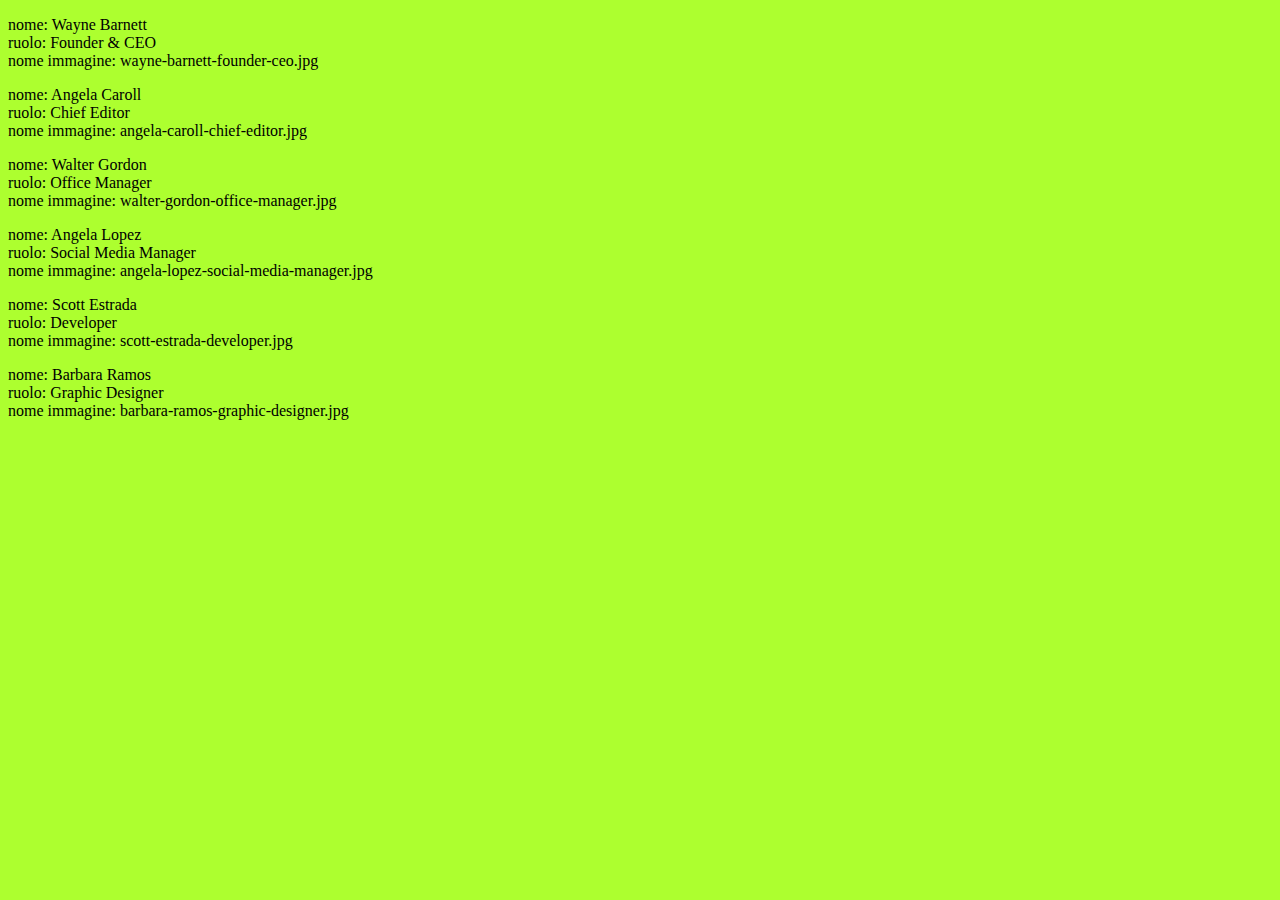
<file: index.html>
<!DOCTYPE html>
<html lang="en">
<head>
    <meta charset="UTF-8">
    <meta name="viewport" content="width=device-width, initial-scale=1.0">
    <title>Document</title>

    <link rel="stylesheet" href="./css/main.css">
</head>
<body>
    <div id="content">

    </div>

    <script src="./js/main.js"></script>
</body>
</html>
</file>
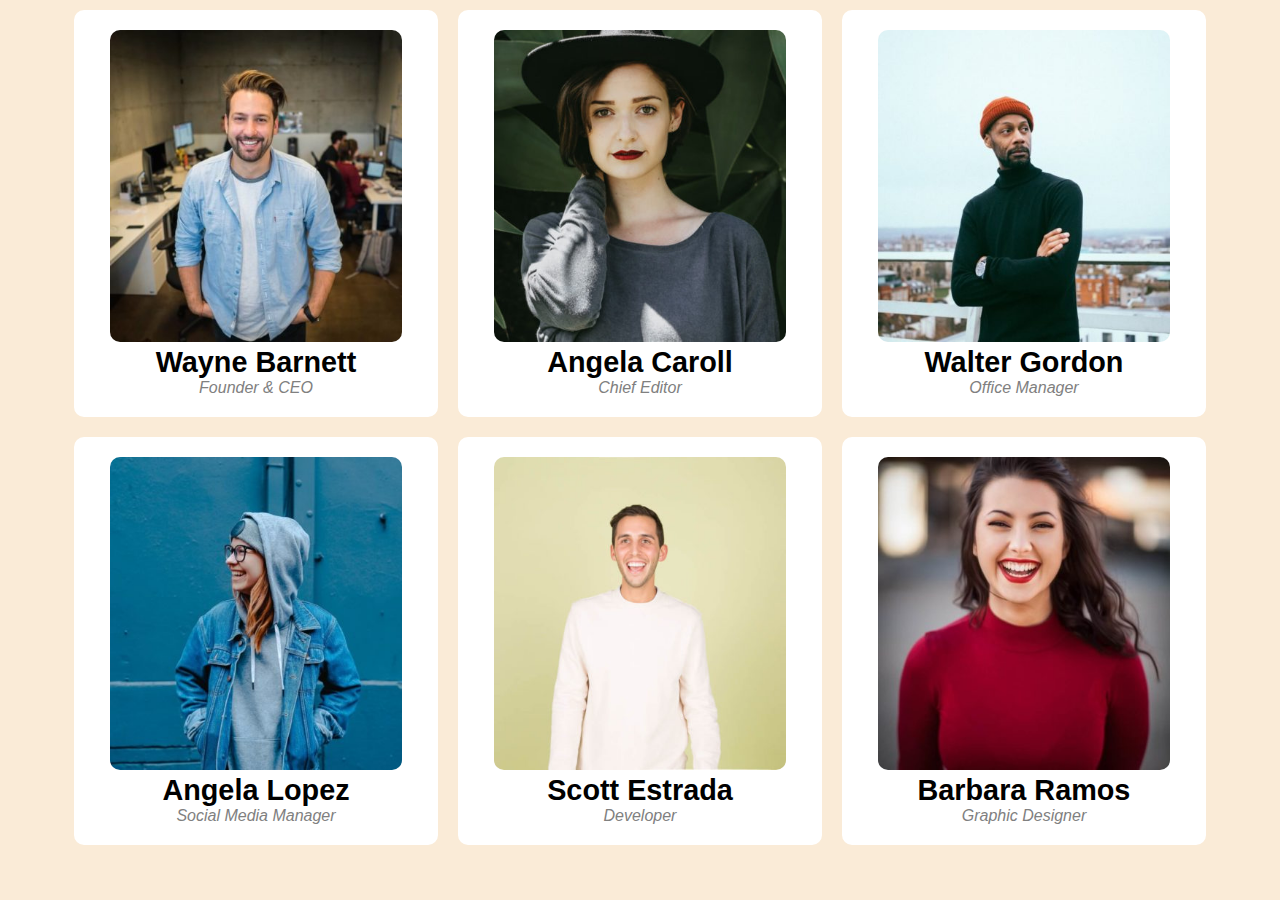
<file: BONUS/index.html>
<!DOCTYPE html>
<html lang="en">
<head>
    <meta charset="UTF-8">
    <meta name="viewport" content="width=device-width, initial-scale=1.0">
    <title>Document</title>

    <link rel="stylesheet" href="./css/main.css">
</head>
<body>
    <div id="container">

    </div>

    <script src="./js/main.js"></script>
</body>
</html>
</file>
<file: css/main.css>
body{
    background-color: greenyellow;
}
</file>
<file: BONUS/css/main.css>
*{
    margin: 0;
    padding: 0;
    box-sizing: border-box;
}

body{
    background-color: antiquewhite;
}

#container{
    max-width: 90%;
    margin: 0 auto;
}

.row{
    display: flex;
    flex-wrap: wrap;
}

.card{
    width: calc(100%/3 - 20px);
    margin: 10px;
    text-align: center;
    background-color: white;
    padding: 20px 0px;
    border-radius: 10px;
}

.card img{
    width: 80%;
    border-radius: 10px;
}

.card h3{
    font-family: 'Segoe UI', Tahoma, Geneva, Verdana, sans-serif;
    font-size: calc(1rem + 1vw);
}

.card p{
    color: gray;
    font-style: italic;
    font-family: 'Gill Sans', 'Gill Sans MT', Calibri, 'Trebuchet MS', sans-serif;
}


@media screen and (max-width: 720px){
    .card{
        width: calc(100%/2 - 20px);
    }
}

@media screen and (max-width: 480px){
    .card{
        width: calc(100% - 20px);
    }
}
</file>
